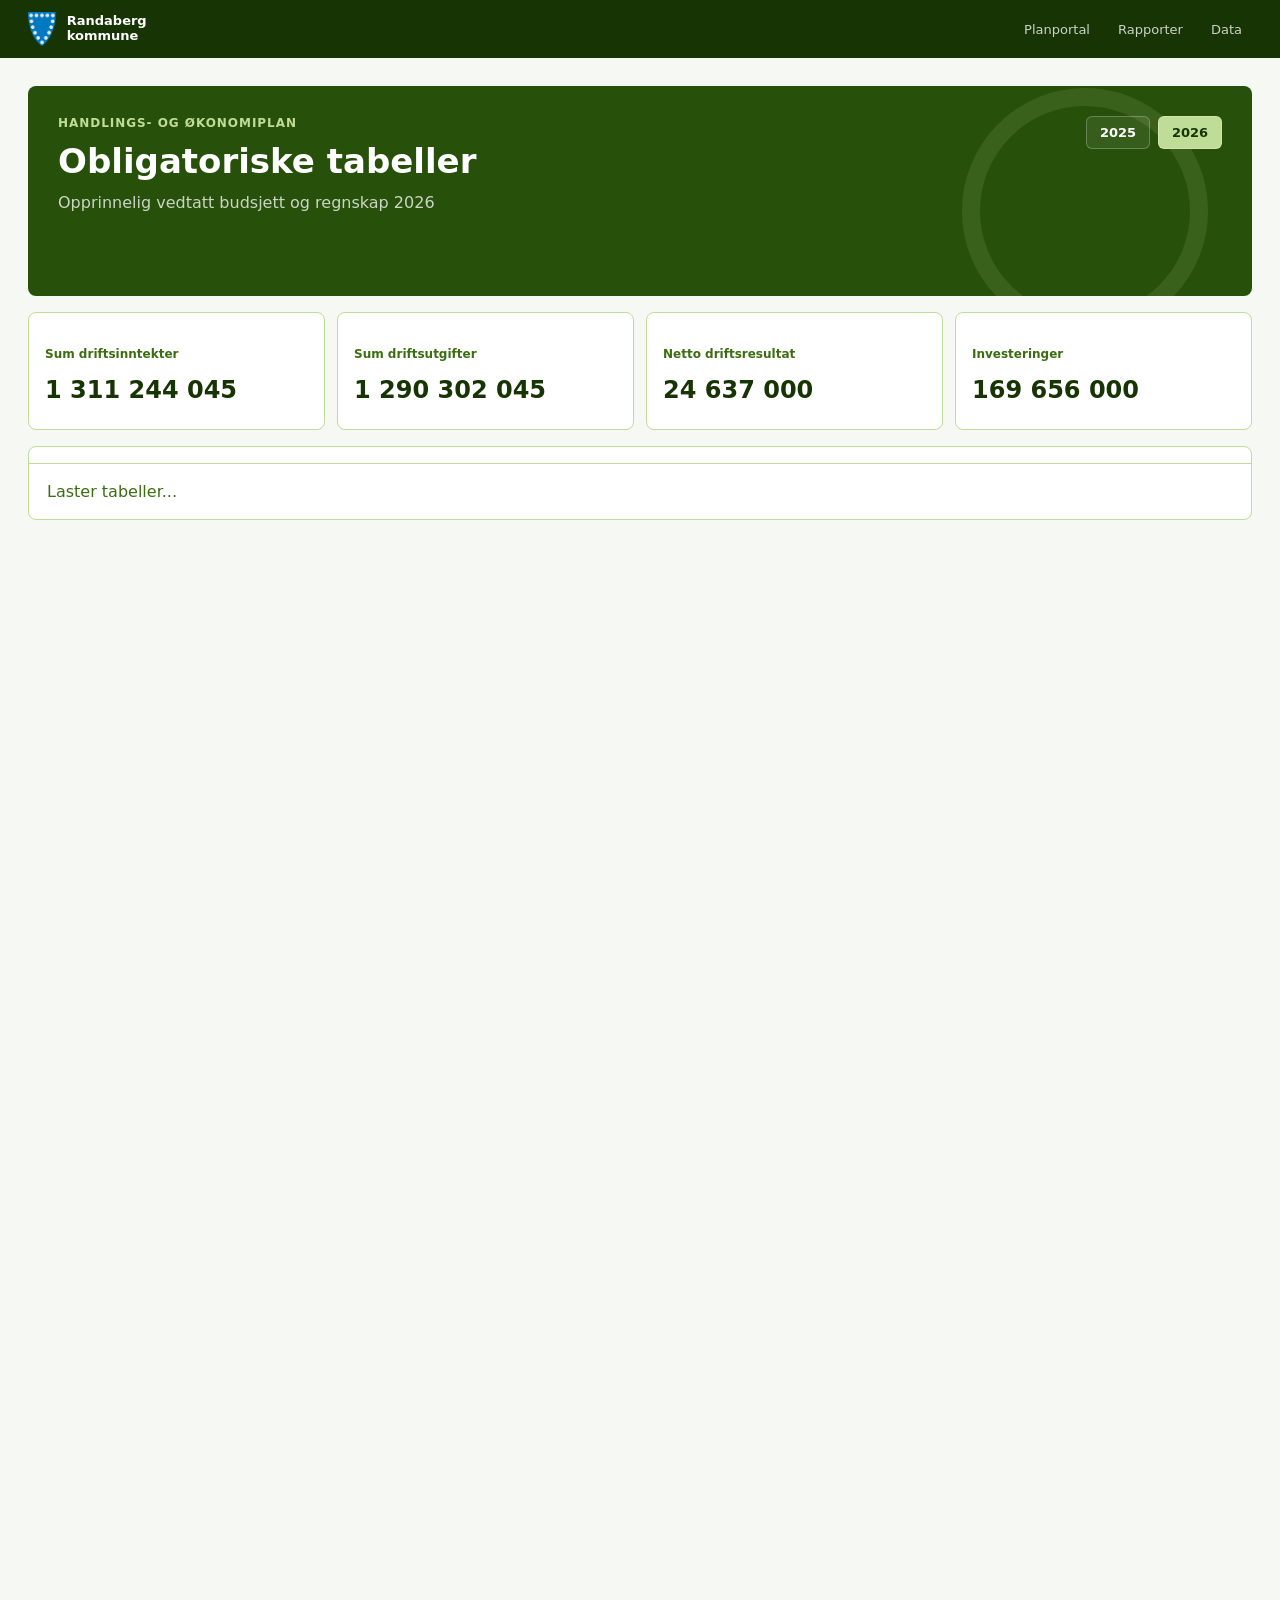
<file: hop/index.html>
<!DOCTYPE html>
<html lang="no">
<head>
  <meta charset="UTF-8" />
  <meta name="viewport" content="width=device-width, initial-scale=1" />
  <title>HOP - Randaberg kommune</title>
  <link rel="icon" href="data:," />
  <link rel="stylesheet" href="styles.css" />
</head>
<body>
  <header class="hop-topbar">
    <a class="brand-link" href="../">
      <img src="../EPSHovedlogo_Våpen_PNG.png" alt="Randaberg kommune" class="brand-logo" />
      <span class="brand-name">Randaberg<br />kommune</span>
    </a>
    <nav class="top-actions" aria-label="Hovednavigasjon">
      <a href="../">Planportal</a>
      <a href="../rapport/">Rapporter</a>
      <a href="../data-hop/index.json">Data</a>
    </nav>
  </header>

  <main class="page-shell">
    <section class="hero">
      <div>
        <div class="hero-kicker">Handlings- og økonomiplan</div>
        <h1>Obligatoriske tabeller</h1>
        <p id="hero-subtitle">Laster budsjettdata...</p>
      </div>
      <div class="year-switcher" id="year-switcher" aria-label="Velg budsjettår"></div>
    </section>

    <section class="summary-grid" id="summary-grid" aria-label="Nøkkeltall"></section>

    <section class="statements-card">
      <div class="statement-tabs" id="statement-tabs" role="tablist" aria-label="Tabeller"></div>
      <div class="statement-panels" id="statement-panels"></div>
    </section>
  </main>

  <script src="app.js"></script>
</body>
</html>
</file>
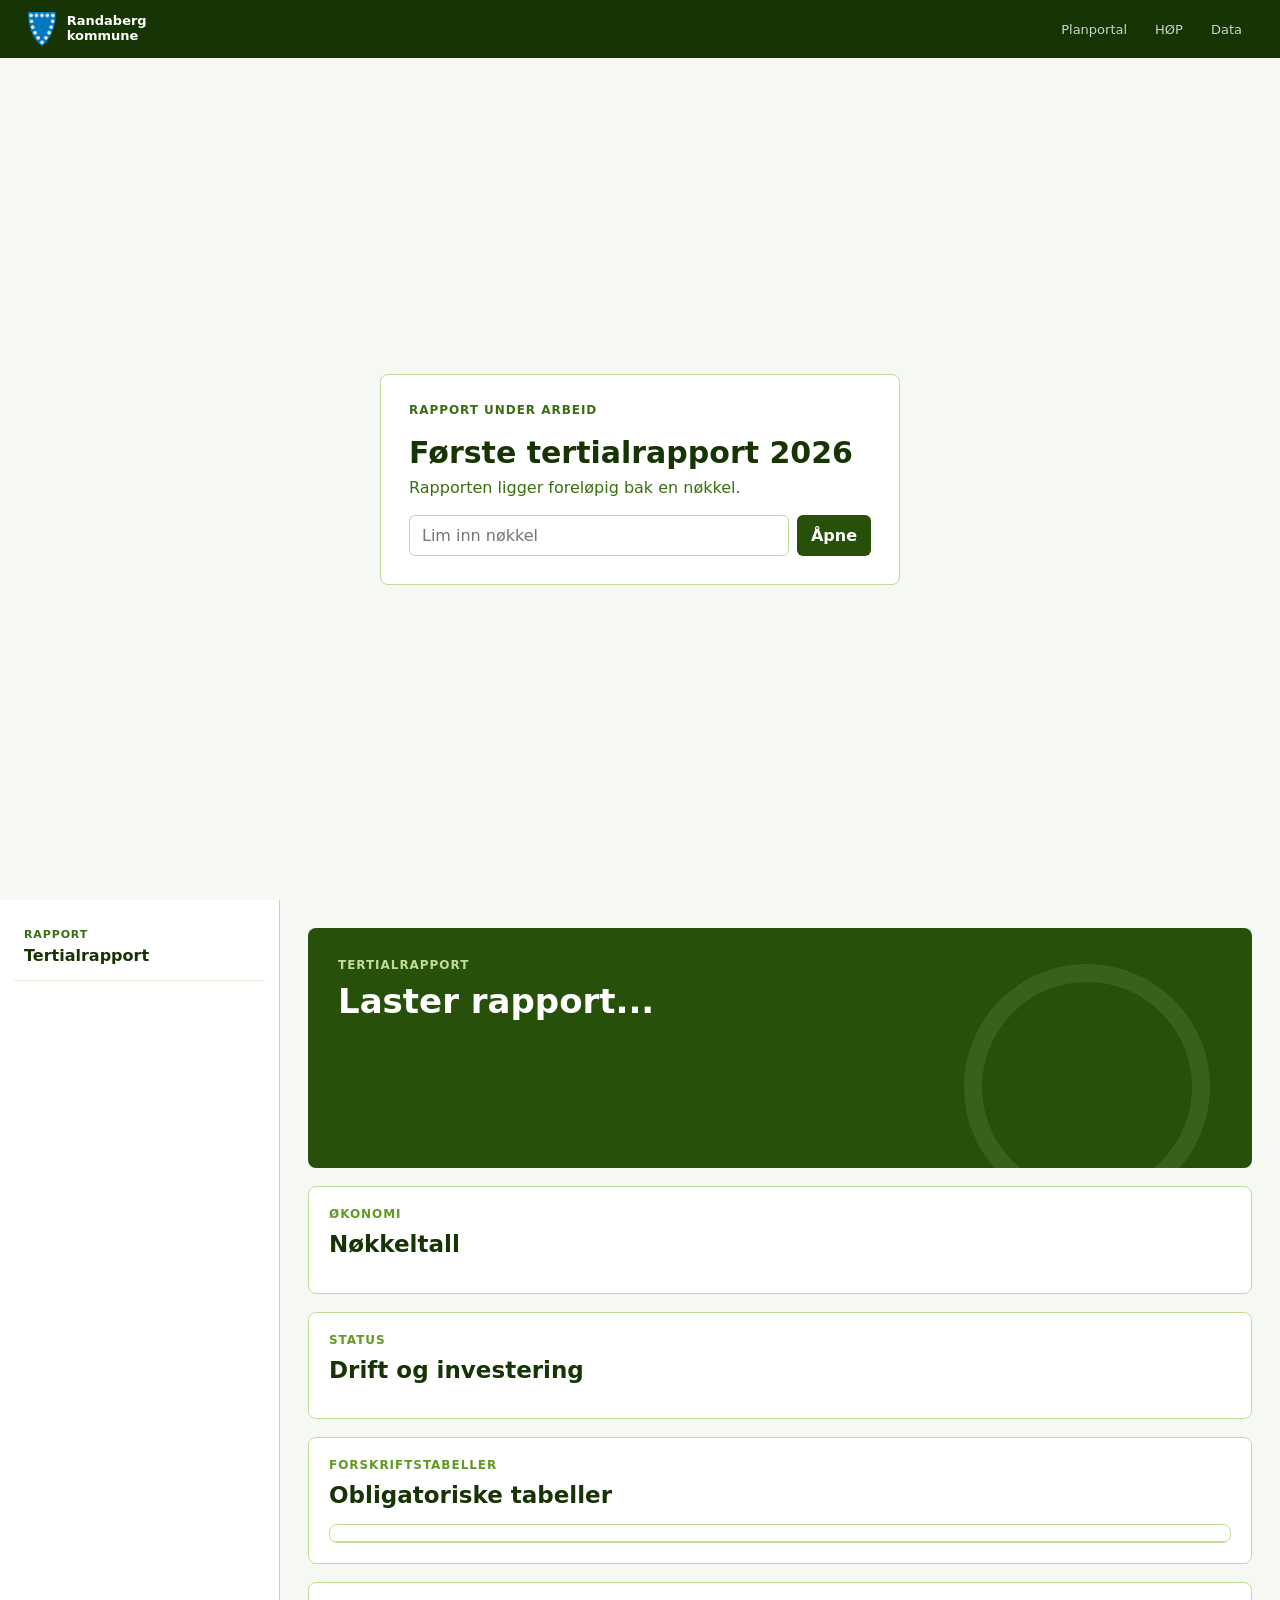
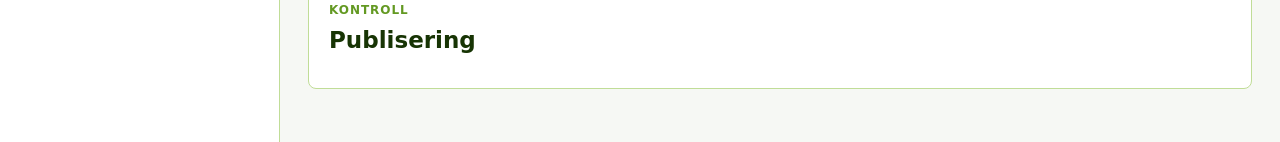
<file: rapport/index.html>
<!DOCTYPE html>
<html lang="no">
<head>
  <meta charset="UTF-8" />
  <meta name="viewport" content="width=device-width, initial-scale=1" />
  <title>Tertialrapport - Randaberg kommune</title>
  <link rel="icon" href="data:," />
  <link rel="stylesheet" href="styles.css" />
</head>
<body>
  <header class="report-topbar">
    <a class="brand-link" href="../">
      <img src="../EPSHovedlogo_Våpen_PNG.png" alt="Randaberg kommune" class="brand-logo" />
      <span class="brand-name">Randaberg<br />kommune</span>
    </a>
    <nav class="top-actions" aria-label="Hovednavigasjon">
      <a href="../">Planportal</a>
      <a href="../hop/">HØP</a>
      <a href="../data-hop/rapporter/index.json">Data</a>
    </nav>
  </header>

  <main class="locked-shell" id="locked-shell" hidden>
    <section class="locked-panel">
      <p class="eyebrow">Rapport under arbeid</p>
      <h1 id="locked-title">Tertialrapport</h1>
      <p>Rapporten ligger foreløpig bak en nøkkel.</p>
      <form class="key-form" id="key-form">
        <input id="key-input" type="text" autocomplete="off" placeholder="Lim inn nøkkel" aria-label="Nøkkel" />
        <button type="submit">Åpne</button>
      </form>
    </section>
  </main>

  <div class="report-layout" id="report-layout" hidden>
    <aside class="report-sidebar">
      <div class="sidebar-heading">
        <span id="sidebar-report-id">Rapport</span>
        <strong id="sidebar-title">Tertialrapport</strong>
      </div>
      <nav id="report-menu" class="report-menu" aria-label="Rapportmeny"></nav>
    </aside>

    <main class="report-main">
      <section id="sammendrag" class="report-hero">
        <p class="eyebrow" id="report-kicker">Tertialrapport</p>
        <h1 id="report-title">Laster rapport...</h1>
        <p id="report-intro"></p>
        <dl class="report-meta" id="report-meta"></dl>
      </section>

      <section id="nokkeltall" class="report-section">
        <div class="section-heading">
          <p class="eyebrow">Økonomi</p>
          <h2>Nøkkeltall</h2>
        </div>
        <div class="summary-grid" id="summary-grid"></div>
      </section>

      <section id="drift" class="report-section">
        <div class="section-heading">
          <p class="eyebrow">Status</p>
          <h2>Drift og investering</h2>
        </div>
        <div class="status-grid" id="status-grid"></div>
      </section>

      <section id="tabeller" class="report-section">
        <div class="section-heading split">
          <div>
            <p class="eyebrow">Forskriftstabeller</p>
            <h2>Obligatoriske tabeller</h2>
          </div>
          <div class="source-switcher" id="source-switcher" aria-label="Velg datakilde"></div>
        </div>
        <div class="statements-card">
          <div class="statement-tabs" id="statement-tabs" role="tablist" aria-label="Tabeller"></div>
          <div class="statement-panels" id="statement-panels"></div>
        </div>
      </section>

      <section id="publisering" class="report-section">
        <div class="section-heading">
          <p class="eyebrow">Kontroll</p>
          <h2>Publisering</h2>
        </div>
        <div class="publish-panel" id="publish-panel"></div>
      </section>
    </main>
  </div>

  <script src="app.js"></script>
</body>
</html>
</file>
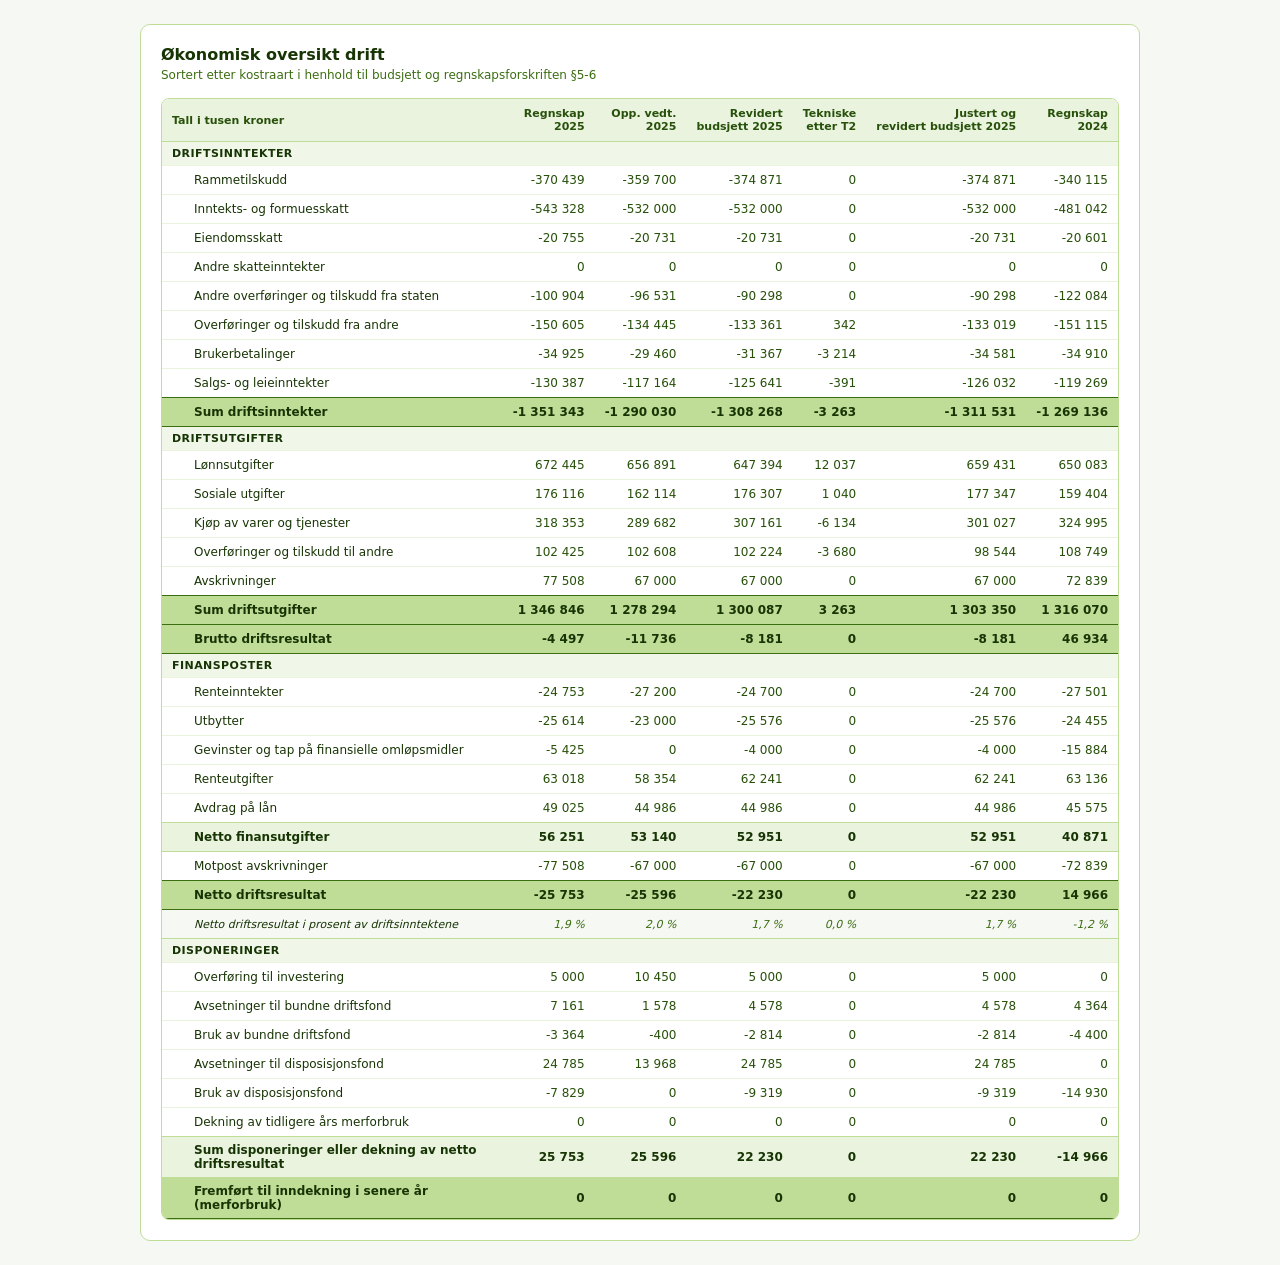
<file: okonomi_tabell3.html>
<!DOCTYPE html>
<html lang="no">
<head>
<meta charset="UTF-8">
<meta name="viewport" content="width=device-width, initial-scale=1">
<title>Økonomisk oversikt drift</title>
<style>
* { box-sizing: border-box; margin: 0; padding: 0; }
body { font-family: system-ui, Arial, sans-serif; background: #f6f8f4; padding: 24px; color: #173404; }
.shell { max-width: 1000px; margin: 0 auto; }

.innhold-blokk {
  background: #fff;
  border: 0.5px solid #c0dd97;
  border-radius: 10px;
  padding: 20px;
}

.tabell-tittel { font-size: 16px; font-weight: 700; color: #173404; margin-bottom: 4px; }
.tabell-undertittel { font-size: 12px; color: #3b6d11; margin-bottom: 16px; }

.tabell-wrapper {
  border: 0.5px solid #c0dd97;
  border-radius: 8px;
  overflow-x: auto;
}

table { width: 100%; border-collapse: collapse; font-size: 12px; }

thead th {
  background: #eaf3de;
  color: #27500a;
  font-weight: 600;
  font-size: 11px;
  padding: 8px 10px;
  text-align: right;
  border-bottom: 1px solid #c0dd97;
  white-space: nowrap;
}
thead th:first-child { text-align: left; min-width: 180px; }

tbody tr { border-bottom: 0.5px solid #eaf3de; }
tbody tr:last-child { border-bottom: none; }
tbody tr:hover:not(.rad-seksjon) { background: #f9fcf6; }

tbody td {
  padding: 6px 10px;
  text-align: right;
  color: #27500a;
  font-variant-numeric: tabular-nums;
  white-space: nowrap;
}
tbody td:first-child { text-align: left; color: #173404; white-space: normal; }

.rad-sum td       { font-weight: 700; background: #eaf3de; color: #173404; border-top: 0.5px solid #c0dd97; border-bottom: 0.5px solid #c0dd97; }
.rad-highlight td { font-weight: 700; background: #c0dd97; color: #173404; border-top: 1px solid #3b6d11; border-bottom: 1px solid #3b6d11; }
.rad-prosent td   { font-size: 11px; color: #3b6d11; background: #f6f8f4; font-style: italic; }
.rad-seksjon td   { background: #f0f7e8; font-weight: 600; color: #27500a; font-size: 11px; text-transform: uppercase; letter-spacing: 0.04em; padding: 5px 10px; border-top: 1px solid #c0dd97; }

.nivaa-1 td:first-child { padding-left: 22px; color: #27500a; }
.nivaa-2 td:first-child { padding-left: 40px; color: #3b6d11; font-size: 11px; }

.toggle-celle { display: flex; align-items: center; gap: 6px; }
.toggle-btn {
  width: 16px; height: 16px; border-radius: 3px;
  background: #eaf3de; border: none; cursor: pointer;
  display: flex; align-items: center; justify-content: center;
  font-size: 9px; color: #3b6d11; flex-shrink: 0;
  transition: transform 0.15s;
}
.toggle-btn:hover { background: #c0dd97; }
.toggle-btn.open  { transform: rotate(90deg); }
.ingen-toggle .toggle-btn { visibility: hidden; }
.skjult { display: none; }

/* Kolonne-synlighet */
.kol-1 { }
.kol-2 { }
.kol-3 { }
.kol-4 { }
.kol-5 { }
.kol-6 { }

@media (max-width: 880px) { .kol-1 { display: none; } }
@media (max-width: 760px) { .kol-2 { display: none; } }
@media (max-width: 640px) { .kol-3 { display: none; } }
@media (max-width: 520px) { .kol-4 { display: none; } }
@media (max-width: 400px) { .kol-5 { display: none; } }

/* Enhet-bytte */
.enhet-full { display: inline; }
.enhet-mill { display: none;   }
.tall-full  { display: inline; }
.tall-mill  { display: none;   }

@media (max-width: 640px) {
  .enhet-full { display: none;   }
  .enhet-mill { display: inline; }
  .tall-full  { display: none;   }
  .tall-mill  { display: inline; }
}
</style>
</head>
<body>
<div class="shell">
  <div class="innhold-blokk">
    <div class="tabell-tittel">Økonomisk oversikt drift</div>
    <div class="tabell-undertittel">Sortert etter kostraart i henhold til budsjett og regnskapsforskriften §5-6</div>
    <div class="tabell-wrapper" id="tabell-wrapper"></div>
  </div>
</div>

<script>
var cfg = {
  "type": "tabell",
  "enhet_full": "Tall i tusen kroner",
  "enhet_mill": "Tall i millioner kroner",
  "kolonner": [
    { "label": "Regnskap\n2025",                     "klass": "kol-6" },
    { "label": "Opp. vedt.\n2025",                   "klass": "kol-3" },
    { "label": "Revidert\nbudsjett 2025",             "klass": "kol-4" },
    { "label": "Tekniske\netter T2",                  "klass": "kol-1" },
    { "label": "Justert og\nrevidert budsjett 2025",  "klass": "kol-5" },
    { "label": "Regnskap\n2024",                      "klass": "kol-2" }
  ],
  "rader": [
    { "type": "seksjon", "tekst": "Driftsinntekter" },
    { "tekst": "Rammetilskudd",                        "v": ["-370 439","-359 700","-374 871","0","-374 871","-340 115"] },
    { "tekst": "Inntekts- og formuesskatt",             "v": ["-543 328","-532 000","-532 000","0","-532 000","-481 042"] },
    { "tekst": "Eiendomsskatt",                         "v": ["-20 755", "-20 731", "-20 731", "0","-20 731", "-20 601"]  },
    { "tekst": "Andre skatteinntekter",                 "v": ["0","0","0","0","0","0"] },
    { "tekst": "Andre overføringer og tilskudd fra staten", "v": ["-100 904","-96 531","-90 298","0","-90 298","-122 084"] },
    { "tekst": "Overføringer og tilskudd fra andre",    "v": ["-150 605","-134 445","-133 361","342","-133 019","-151 115"] },
    { "tekst": "Brukerbetalinger",                      "v": ["-34 925", "-29 460", "-31 367", "-3 214", "-34 581", "-34 910"] },
    { "tekst": "Salgs- og leieinntekter",               "v": ["-130 387","-117 164","-125 641","-391","-126 032","-119 269"] },
    { "type": "highlight", "tekst": "Sum driftsinntekter", "v": ["-1 351 343","-1 290 030","-1 308 268","-3 263","-1 311 531","-1 269 136"] },

    { "type": "seksjon", "tekst": "Driftsutgifter" },
    { "tekst": "Lønnsutgifter",                        "v": ["672 445","656 891","647 394","12 037","659 431","650 083"] },
    { "tekst": "Sosiale utgifter",                      "v": ["176 116","162 114","176 307","1 040","177 347","159 404"] },
    { "tekst": "Kjøp av varer og tjenester",            "v": ["318 353","289 682","307 161","-6 134","301 027","324 995"] },
    { "tekst": "Overføringer og tilskudd til andre",    "v": ["102 425","102 608","102 224","-3 680","98 544","108 749"] },
    { "tekst": "Avskrivninger",                         "v": ["77 508","67 000","67 000","0","67 000","72 839"] },
    { "type": "highlight", "tekst": "Sum driftsutgifter", "v": ["1 346 846","1 278 294","1 300 087","3 263","1 303 350","1 316 070"] },
    { "type": "highlight", "tekst": "Brutto driftsresultat", "v": ["-4 497","-11 736","-8 181","0","-8 181","46 934"] },

    { "type": "seksjon", "tekst": "Finansposter" },
    { "tekst": "Renteinntekter",                        "v": ["-24 753","-27 200","-24 700","0","-24 700","-27 501"] },
    { "tekst": "Utbytter",                              "v": ["-25 614","-23 000","-25 576","0","-25 576","-24 455"] },
    { "tekst": "Gevinster og tap på finansielle omløpsmidler", "v": ["-5 425","0","-4 000","0","-4 000","-15 884"] },
    { "tekst": "Renteutgifter",                         "v": ["63 018","58 354","62 241","0","62 241","63 136"] },
    { "tekst": "Avdrag på lån",                         "v": ["49 025","44 986","44 986","0","44 986","45 575"] },
    { "type": "sum", "tekst": "Netto finansutgifter",   "v": ["56 251","53 140","52 951","0","52 951","40 871"] },
    { "tekst": "Motpost avskrivninger",                 "v": ["-77 508","-67 000","-67 000","0","-67 000","-72 839"] },
    { "type": "highlight", "tekst": "Netto driftsresultat", "v": ["-25 753","-25 596","-22 230","0","-22 230","14 966"] },
    { "type": "prosent", "tekst": "Netto driftsresultat i prosent av driftsinntektene", "v": ["1,9 %","2,0 %","1,7 %","0,0 %","1,7 %","-1,2 %"] },

    { "type": "seksjon", "tekst": "Disponeringer" },
    { "tekst": "Overføring til investering",            "v": ["5 000","10 450","5 000","0","5 000","0"] },
    { "tekst": "Avsetninger til bundne driftsfond",     "v": ["7 161","1 578","4 578","0","4 578","4 364"] },
    { "tekst": "Bruk av bundne driftsfond",             "v": ["-3 364","-400","-2 814","0","-2 814","-4 400"] },
    { "tekst": "Avsetninger til disposisjonsfond",      "v": ["24 785","13 968","24 785","0","24 785","0"] },
    { "tekst": "Bruk av disposisjonsfond",              "v": ["-7 829","0","-9 319","0","-9 319","-14 930"] },
    { "tekst": "Dekning av tidligere års merforbruk",   "v": ["0","0","0","0","0","0"] },
    { "type": "sum", "tekst": "Sum disponeringer eller dekning av netto driftsresultat", "v": ["25 753","25 596","22 230","0","22 230","-14 966"] },
    { "type": "highlight", "tekst": "Fremført til inndekning i senere år (merforbruk)", "v": ["0","0","0","0","0","0"] }
  ]
};

function tilMill(str) {
  var ren  = str.replace(/\s/g, "").replace(",", ".");
  var tall = parseFloat(ren);
  if (isNaN(tall) || str === "0") return "0";
  return (tall / 1000).toFixed(1).replace(".", ",");
}

function lagTallCelle(verdi, kolKlass, erProsent) {
  var td = document.createElement("td");
  if (kolKlass) td.className = kolKlass;
  if (erProsent) {
    td.textContent = verdi;
    return td;
  }
  var full = document.createElement("span"); full.className = "tall-full"; full.textContent = verdi;
  var mill = document.createElement("span"); mill.className = "tall-mill"; mill.textContent = tilMill(verdi);
  td.appendChild(full); td.appendChild(mill);
  return td;
}

var wrapper = document.getElementById("tabell-wrapper");
var table   = document.createElement("table");

// Thead
var thead = document.createElement("thead");
var hRad  = document.createElement("tr");

// Første th: enhet med bytte
var th0 = document.createElement("th");
var eF = document.createElement("span"); eF.className = "enhet-full"; eF.textContent = cfg.enhet_full;
var eM = document.createElement("span"); eM.className = "enhet-mill"; eM.textContent = cfg.enhet_mill;
th0.appendChild(eF); th0.appendChild(eM);
hRad.appendChild(th0);

cfg.kolonner.forEach(function(kol) {
  var th = document.createElement("th");
  th.innerHTML = kol.label.replace("\n", "<br>");
  if (kol.klass) th.className = kol.klass;
  hRad.appendChild(th);
});
thead.appendChild(hRad);
table.appendChild(thead);

// Tbody
var tbody   = document.createElement("tbody");
var idTell  = 0;
var kolKlasser = ["kol-6","kol-3","kol-4","kol-1","kol-5","kol-2"];

function lagRader(rader, nivaa, forelderGruppe) {
  rader.forEach(function(rad) {
    var id      = "r" + (++idTell);
    var harBarn = rad.barn && rad.barn.length > 0;
    var tr      = document.createElement("tr");
    var klasser = ["nivaa-" + nivaa];
    if (rad.type === "sum")       klasser.push("rad-sum");
    if (rad.type === "highlight") klasser.push("rad-highlight");
    if (rad.type === "prosent")   klasser.push("rad-prosent");
    if (rad.type === "seksjon")   klasser.push("rad-seksjon");
    if (!harBarn)                 klasser.push("ingen-toggle");
    if (forelderGruppe)           klasser.push("gruppe-" + forelderGruppe, "skjult");
    tr.className = klasser.join(" ");

    if (rad.type === "seksjon") {
      var td = document.createElement("td");
      td.setAttribute("colspan", cfg.kolonner.length + 1);
      td.textContent = rad.tekst;
      tr.appendChild(td); tbody.appendChild(tr); return;
    }

    // Tekstcelle
    var td0    = document.createElement("td");
    var celle  = document.createElement("div"); celle.className = "toggle-celle";
    var btn    = document.createElement("button"); btn.className = "toggle-btn"; btn.textContent = "▶";

    if (harBarn) {
      btn.addEventListener("click", function(e) {
        e.stopPropagation();
        var erApen = btn.classList.contains("open");
        btn.classList.toggle("open", !erApen);
        document.querySelectorAll(".gruppe-" + id).forEach(function(el) {
          var grupper = Array.from(el.classList).filter(function(c) { return c.startsWith("gruppe-"); });
          var erDirekte = grupper.length === 1 + (forelderGruppe ? 1 : 0);
          if (erApen) {
            el.classList.add("skjult");
            el.querySelectorAll(".toggle-btn.open").forEach(function(b) { b.classList.remove("open"); });
          } else if (erDirekte) {
            el.classList.remove("skjult");
          }
        });
      });
    }

    celle.appendChild(btn);
    celle.appendChild(document.createTextNode(rad.tekst));
    td0.appendChild(celle); tr.appendChild(td0);

    // Tallceller
    rad.v.forEach(function(v, i) {
      tr.appendChild(lagTallCelle(v, kolKlasser[i], rad.type === "prosent"));
    });

    tbody.appendChild(tr);
    if (harBarn) lagRader(rad.barn, nivaa + 1, id);
  });
}

lagRader(cfg.rader, 0, null);
table.appendChild(tbody);
wrapper.appendChild(table);
</script>
</body>
</html>
</file>
<file: hop/styles.css>
:root {
  --green-900: #173404;
  --green-800: #27500a;
  --green-600: #3b6d11;
  --green-400: #639922;
  --green-200: #c0dd97;
  --green-100: #eaf3de;
  --paper: #f6f8f4;
  --line: #c0dd97;
}

* { box-sizing: border-box; }

body {
  margin: 0;
  font-family: system-ui, Arial, sans-serif;
  color: var(--green-900);
  background: var(--paper);
}

.hop-topbar {
  height: 58px;
  background: var(--green-900);
  display: flex;
  align-items: center;
  justify-content: space-between;
  padding: 0 28px;
  z-index: 10;
}

.brand-link {
  display: flex;
  align-items: center;
  gap: 10px;
  text-decoration: none;
  color: #fff;
}

.brand-logo {
  height: 34px;
  width: auto;
}

.brand-name {
  font-size: 13px;
  line-height: 1.15;
  font-weight: 600;
}

.top-actions {
  display: flex;
  align-items: center;
  gap: 8px;
}

.top-actions a {
  color: rgba(255,255,255,0.78);
  text-decoration: none;
  font-size: 13px;
  padding: 7px 10px;
  border-radius: 6px;
}

.top-actions a:hover {
  color: #fff;
  background: rgba(255,255,255,0.08);
}

.page-shell {
  max-width: 1280px;
  margin: 0 auto;
  padding: 28px;
}

.hero {
  min-height: 210px;
  background: var(--green-800);
  color: #fff;
  border-radius: 8px;
  padding: 30px;
  display: flex;
  justify-content: space-between;
  align-items: flex-start;
  gap: 24px;
  position: relative;
  overflow: hidden;
}

.hero::after {
  content: "";
  position: absolute;
  right: 44px;
  bottom: -38px;
  width: 210px;
  height: 210px;
  border: 18px solid rgba(192,221,151,0.12);
  border-radius: 50%;
}

.hero > * {
  position: relative;
  z-index: 1;
}

.hero-kicker {
  color: var(--green-200);
  font-size: 12px;
  font-weight: 700;
  letter-spacing: 0.08em;
  text-transform: uppercase;
  margin-bottom: 12px;
}

.hero h1 {
  margin: 0;
  font-size: 34px;
  line-height: 1.15;
  font-weight: 750;
}

.hero p {
  margin: 12px 0 0;
  color: rgba(255,255,255,0.76);
}

.year-switcher {
  display: flex;
  gap: 8px;
  flex-wrap: wrap;
  justify-content: flex-end;
}

.year-switcher button {
  min-width: 64px;
  border: 0.5px solid rgba(255,255,255,0.24);
  background: rgba(255,255,255,0.08);
  color: #fff;
  border-radius: 6px;
  padding: 8px 12px;
  cursor: pointer;
  font: inherit;
  font-size: 13px;
  font-weight: 700;
}

.year-switcher button.active,
.year-switcher button:hover {
  background: var(--green-200);
  color: var(--green-900);
}

.summary-grid {
  display: grid;
  grid-template-columns: repeat(4, minmax(0, 1fr));
  gap: 12px;
  margin: 16px 0;
}

.summary-card {
  min-height: 118px;
  background: #fff;
  border: 0.5px solid var(--line);
  border-radius: 8px;
  padding: 16px;
  display: grid;
  gap: 8px;
}

.summary-card i {
  color: var(--green-600);
  font-size: 20px;
}

.summary-card span {
  color: var(--green-600);
  font-size: 12px;
  font-weight: 700;
}

.summary-card strong {
  font-size: 24px;
  line-height: 1.05;
  font-variant-numeric: tabular-nums;
}

.statements-card {
  background: #fff;
  border: 0.5px solid var(--line);
  border-radius: 8px;
  overflow: hidden;
}

.statement-tabs {
  display: flex;
  gap: 4px;
  padding: 8px;
  border-bottom: 0.5px solid var(--line);
  overflow-x: auto;
}

.statement-tab {
  border: 0;
  border-radius: 6px;
  background: transparent;
  color: var(--green-800);
  cursor: pointer;
  font: inherit;
  font-size: 12px;
  font-weight: 700;
  padding: 8px 10px;
  white-space: nowrap;
}

.statement-tab.active,
.statement-tab:hover {
  background: var(--green-100);
  color: var(--green-900);
}

.statement-panel {
  display: none;
  padding: 18px;
}

.statement-panel.active { display: block; }

.table-heading {
  display: flex;
  justify-content: space-between;
  gap: 18px;
  align-items: flex-start;
  margin-bottom: 12px;
}

.table-heading h2 {
  margin: 0;
  font-size: 18px;
}

.table-heading span {
  color: var(--green-600);
  font-size: 12px;
  text-align: right;
}

.table-wrap {
  overflow-x: auto;
  border: 0.5px solid var(--line);
  border-radius: 8px;
}

table {
  width: 100%;
  min-width: 640px;
  border-collapse: collapse;
  font-size: 13px;
}

th {
  background: var(--green-100);
  color: var(--green-800);
  font-size: 11px;
  padding: 9px 10px;
  text-align: left;
  border-bottom: 0.5px solid var(--line);
}

th:last-child,
.amount {
  text-align: right;
  white-space: nowrap;
  font-variant-numeric: tabular-nums;
}

td {
  padding: 8px 10px;
  border-bottom: 0.5px solid rgba(192,221,151,0.45);
}

.statement-row-sum td {
  background: #f4f8ee;
  font-weight: 750;
}

.statement-row-result td {
  background: var(--green-100);
  font-weight: 850;
}

.statement-row-metric td {
  background: #fbfdf8;
  color: var(--green-800);
  font-weight: 750;
}

.statement-label {
  display: flex;
  align-items: center;
  gap: 8px;
}

.row-toggle {
  width: 20px;
  height: 20px;
  border: 0;
  border-radius: 4px;
  background: var(--green-100);
  color: var(--green-600);
  cursor: pointer;
  flex: 0 0 auto;
  line-height: 1;
  padding: 0;
}

.row-toggle:hover { background: var(--green-200); }
.row-toggle.placeholder { visibility: hidden; }

.child-row { display: none; }
.child-row.open { display: table-row; }

.child-row td {
  background: #fbfdf8;
  color: var(--green-600);
  font-size: 12px;
}

.child-label {
  padding-left: 48px;
}

.loading,
.error {
  padding: 18px;
  color: var(--green-600);
}

@media (max-width: 900px) {
  .page-shell {
    padding: 16px;
  }

  .hero {
    display: block;
    padding: 24px 20px;
  }

  .hero h1 {
    font-size: 27px;
  }

  .year-switcher {
    justify-content: flex-start;
    margin-top: 18px;
  }

  .summary-grid {
    grid-template-columns: repeat(2, minmax(0, 1fr));
  }

  .table-heading {
    display: block;
  }

  .table-heading span {
    display: block;
    margin-top: 4px;
    text-align: left;
  }
}

@media (max-width: 560px) {
  .hop-topbar {
    padding: 0 14px;
  }

  .top-actions a {
    font-size: 12px;
    padding: 6px 7px;
  }

  .summary-grid {
    grid-template-columns: 1fr;
  }

  .statement-panel {
    padding: 10px;
  }
}
</file>
<file: rapport/styles.css>
:root {
  --green-900: #173404;
  --green-800: #27500a;
  --green-600: #3b6d11;
  --green-400: #639922;
  --green-200: #c0dd97;
  --green-100: #eaf3de;
  --paper: #f6f8f4;
  --line: #c0dd97;
  --blue-100: #eaf4fb;
  --blue-500: #387fa3;
}

* { box-sizing: border-box; }

html { scroll-behavior: smooth; }

body {
  margin: 0;
  font-family: system-ui, Arial, sans-serif;
  color: var(--green-900);
  background: var(--paper);
}

.report-topbar {
  height: 58px;
  background: var(--green-900);
  display: flex;
  align-items: center;
  justify-content: space-between;
  padding: 0 28px;
  position: sticky;
  top: 0;
  z-index: 30;
}

.brand-link {
  display: flex;
  align-items: center;
  gap: 10px;
  text-decoration: none;
  color: #fff;
}

.brand-logo {
  width: auto;
  height: 34px;
}

.brand-name {
  font-size: 13px;
  line-height: 1.15;
  font-weight: 650;
}

.top-actions {
  display: flex;
  align-items: center;
  gap: 8px;
}

.top-actions a {
  color: rgba(255,255,255,0.78);
  text-decoration: none;
  font-size: 13px;
  padding: 7px 10px;
  border-radius: 6px;
}

.top-actions a:hover {
  color: #fff;
  background: rgba(255,255,255,0.08);
}

.locked-shell {
  min-height: calc(100vh - 58px);
  display: grid;
  place-items: center;
  padding: 24px;
}

.locked-panel {
  width: min(520px, 100%);
  background: #fff;
  border: 0.5px solid var(--line);
  border-radius: 8px;
  padding: 28px;
}

.locked-panel h1 {
  margin: 0 0 8px;
  font-size: 30px;
}

.locked-panel p {
  margin: 0 0 18px;
  color: var(--green-600);
}

.key-form {
  display: flex;
  gap: 8px;
}

.key-form input {
  min-width: 0;
  flex: 1;
  border: 0.5px solid var(--line);
  border-radius: 6px;
  font: inherit;
  padding: 10px 12px;
}

.key-form button {
  border: 0;
  border-radius: 6px;
  background: var(--green-800);
  color: #fff;
  font: inherit;
  font-weight: 750;
  padding: 10px 14px;
  cursor: pointer;
}

.report-layout {
  display: grid;
  grid-template-columns: 280px minmax(0, 1fr);
  min-height: calc(100vh - 58px);
}

.report-sidebar {
  position: sticky;
  top: 58px;
  align-self: start;
  height: calc(100vh - 58px);
  background: #fff;
  border-right: 0.5px solid var(--line);
  padding: 18px 14px;
  overflow-y: auto;
}

.sidebar-heading {
  padding: 10px 10px 14px;
  border-bottom: 0.5px solid var(--green-100);
  margin-bottom: 10px;
}

.sidebar-heading span {
  display: block;
  color: var(--green-600);
  font-size: 11px;
  font-weight: 800;
  letter-spacing: 0.08em;
  text-transform: uppercase;
  margin-bottom: 5px;
}

.sidebar-heading strong {
  display: block;
  font-size: 16px;
  line-height: 1.25;
}

.report-menu {
  display: grid;
  gap: 2px;
}

.report-menu a {
  color: var(--green-800);
  text-decoration: none;
  border-radius: 6px;
  padding: 8px 10px;
  font-size: 14px;
  font-weight: 650;
}

.report-menu a:hover,
.report-menu a.active {
  background: var(--green-100);
  color: var(--green-900);
}

.report-main {
  min-width: 0;
  padding: 28px;
}

.report-hero,
.report-section {
  max-width: 1180px;
  margin: 0 auto 18px;
  scroll-margin-top: 78px;
}

.report-hero {
  min-height: 240px;
  background: var(--green-800);
  color: #fff;
  border-radius: 8px;
  padding: 30px;
  position: relative;
  overflow: hidden;
}

.report-hero::after {
  content: "";
  position: absolute;
  right: 42px;
  bottom: -42px;
  width: 210px;
  height: 210px;
  border: 18px solid rgba(192,221,151,0.12);
  border-radius: 50%;
}

.report-hero > * {
  position: relative;
  z-index: 1;
}

.eyebrow {
  color: var(--green-400);
  font-size: 12px;
  font-weight: 800;
  letter-spacing: 0.08em;
  text-transform: uppercase;
  margin: 0 0 10px;
}

.report-hero .eyebrow { color: var(--green-200); }

.report-hero h1 {
  margin: 0;
  font-size: 34px;
  line-height: 1.15;
  font-weight: 780;
}

.report-hero p:not(.eyebrow) {
  max-width: 760px;
  margin: 14px 0 0;
  color: rgba(255,255,255,0.78);
  line-height: 1.55;
}

.report-meta {
  display: flex;
  flex-wrap: wrap;
  gap: 10px;
  margin: 24px 0 0;
}

.report-meta div {
  min-width: 136px;
  border: 0.5px solid rgba(255,255,255,0.18);
  border-radius: 8px;
  padding: 10px 12px;
  background: rgba(255,255,255,0.06);
}

.report-meta dt {
  color: rgba(255,255,255,0.58);
  font-size: 11px;
  font-weight: 750;
  margin-bottom: 4px;
}

.report-meta dd {
  margin: 0;
  color: #fff;
  font-weight: 750;
}

.report-section {
  background: #fff;
  border: 0.5px solid var(--line);
  border-radius: 8px;
  padding: 20px;
}

.section-heading {
  margin-bottom: 14px;
}

.section-heading.split {
  display: flex;
  justify-content: space-between;
  gap: 16px;
  align-items: flex-start;
}

.section-heading h2 {
  margin: 0;
  font-size: 23px;
  line-height: 1.2;
}

.summary-grid,
.status-grid {
  display: grid;
  grid-template-columns: repeat(4, minmax(0, 1fr));
  gap: 12px;
}

.summary-card,
.status-card {
  min-height: 128px;
  border: 0.5px solid var(--line);
  border-radius: 8px;
  padding: 15px;
  background: #fbfdf8;
}

.summary-card span,
.status-card span {
  display: block;
  color: var(--green-600);
  font-size: 12px;
  font-weight: 800;
  margin-bottom: 9px;
}

.summary-card strong,
.status-card strong {
  display: block;
  font-size: 24px;
  line-height: 1.05;
  font-variant-numeric: tabular-nums;
}

.summary-card small,
.status-card small {
  display: block;
  color: var(--green-600);
  line-height: 1.35;
  margin-top: 10px;
}

.source-switcher {
  display: flex;
  gap: 6px;
  flex-wrap: wrap;
  justify-content: flex-end;
}

.source-switcher button,
.statement-tab {
  border: 0;
  border-radius: 6px;
  background: transparent;
  color: var(--green-800);
  cursor: pointer;
  font: inherit;
  font-size: 12px;
  font-weight: 800;
  padding: 8px 10px;
  white-space: nowrap;
}

.source-switcher button {
  border: 0.5px solid var(--line);
}

.source-switcher button.active,
.source-switcher button:hover,
.statement-tab.active,
.statement-tab:hover {
  background: var(--green-100);
  color: var(--green-900);
}

.statements-card {
  border: 0.5px solid var(--line);
  border-radius: 8px;
  overflow: hidden;
}

.statement-tabs {
  display: flex;
  gap: 4px;
  padding: 8px;
  border-bottom: 0.5px solid var(--line);
  overflow-x: auto;
}

.statement-panel {
  display: none;
  padding: 18px;
}

.statement-panel.active { display: block; }

.table-heading {
  display: flex;
  justify-content: space-between;
  gap: 18px;
  align-items: flex-start;
  margin-bottom: 12px;
}

.table-heading h3 {
  margin: 0;
  font-size: 18px;
}

.table-heading span {
  color: var(--green-600);
  font-size: 12px;
  text-align: right;
}

.table-wrap {
  overflow-x: auto;
  border: 0.5px solid var(--line);
  border-radius: 8px;
}

table {
  width: 100%;
  min-width: 680px;
  border-collapse: collapse;
  font-size: 13px;
}

th {
  background: var(--green-100);
  color: var(--green-800);
  font-size: 11px;
  padding: 9px 10px;
  text-align: left;
  border-bottom: 0.5px solid var(--line);
}

th:last-child,
.amount {
  text-align: right;
  white-space: nowrap;
  font-variant-numeric: tabular-nums;
}

td {
  padding: 8px 10px;
  border-bottom: 0.5px solid rgba(192,221,151,0.45);
}

.statement-row-sum td {
  background: #f4f8ee;
  font-weight: 750;
}

.statement-row-result td {
  background: var(--green-100);
  font-weight: 850;
}

.statement-row-metric td {
  background: #fbfdf8;
  color: var(--green-800);
  font-weight: 750;
}

.statement-label {
  display: flex;
  align-items: center;
  gap: 8px;
}

.row-toggle {
  width: 20px;
  height: 20px;
  border: 0;
  border-radius: 4px;
  background: var(--green-100);
  color: var(--green-600);
  cursor: pointer;
  flex: 0 0 auto;
  line-height: 1;
  padding: 0;
}

.row-toggle:hover { background: var(--green-200); }
.row-toggle.placeholder { visibility: hidden; }

.child-row { display: none; }
.child-row.open { display: table-row; }

.child-row td {
  background: #fbfdf8;
  color: var(--green-600);
  font-size: 12px;
}

.child-label { padding-left: 48px; }

.publish-panel {
  display: grid;
  grid-template-columns: repeat(4, minmax(0, 1fr));
  gap: 12px;
}

.publish-item {
  border: 0.5px solid var(--line);
  border-radius: 8px;
  padding: 14px;
  background: #fbfdf8;
}

.publish-item span {
  display: block;
  color: var(--green-600);
  font-size: 12px;
  font-weight: 800;
  margin-bottom: 5px;
}

.publish-item strong {
  display: block;
  line-height: 1.3;
}

.loading,
.error {
  padding: 18px;
  color: var(--green-600);
}

@media (max-width: 980px) {
  .report-layout {
    display: block;
  }

  .report-sidebar {
    position: sticky;
    top: 58px;
    height: auto;
    z-index: 20;
    border-right: 0;
    border-bottom: 0.5px solid var(--line);
    padding: 10px 14px;
  }

  .sidebar-heading {
    display: none;
  }

  .report-menu {
    display: flex;
    overflow-x: auto;
    gap: 6px;
  }

  .report-menu a {
    flex: 0 0 auto;
    font-size: 13px;
  }

  .report-main {
    padding: 16px;
  }

  .summary-grid,
  .status-grid,
  .publish-panel {
    grid-template-columns: repeat(2, minmax(0, 1fr));
  }
}

@media (max-width: 620px) {
  .report-topbar {
    padding: 0 14px;
  }

  .top-actions {
    gap: 2px;
  }

  .top-actions a {
    font-size: 12px;
    padding: 6px 7px;
  }

  .report-hero {
    min-height: auto;
    padding: 24px 20px;
  }

  .report-hero h1 {
    font-size: 27px;
  }

  .section-heading.split {
    display: block;
  }

  .source-switcher {
    justify-content: flex-start;
    margin-top: 12px;
  }

  .summary-grid,
  .status-grid,
  .publish-panel {
    grid-template-columns: 1fr;
  }

  .statement-panel {
    padding: 10px;
  }

  .table-heading {
    display: block;
  }

  .table-heading span {
    display: block;
    text-align: left;
    margin-top: 4px;
  }

  .key-form {
    display: grid;
  }
}
</file>
